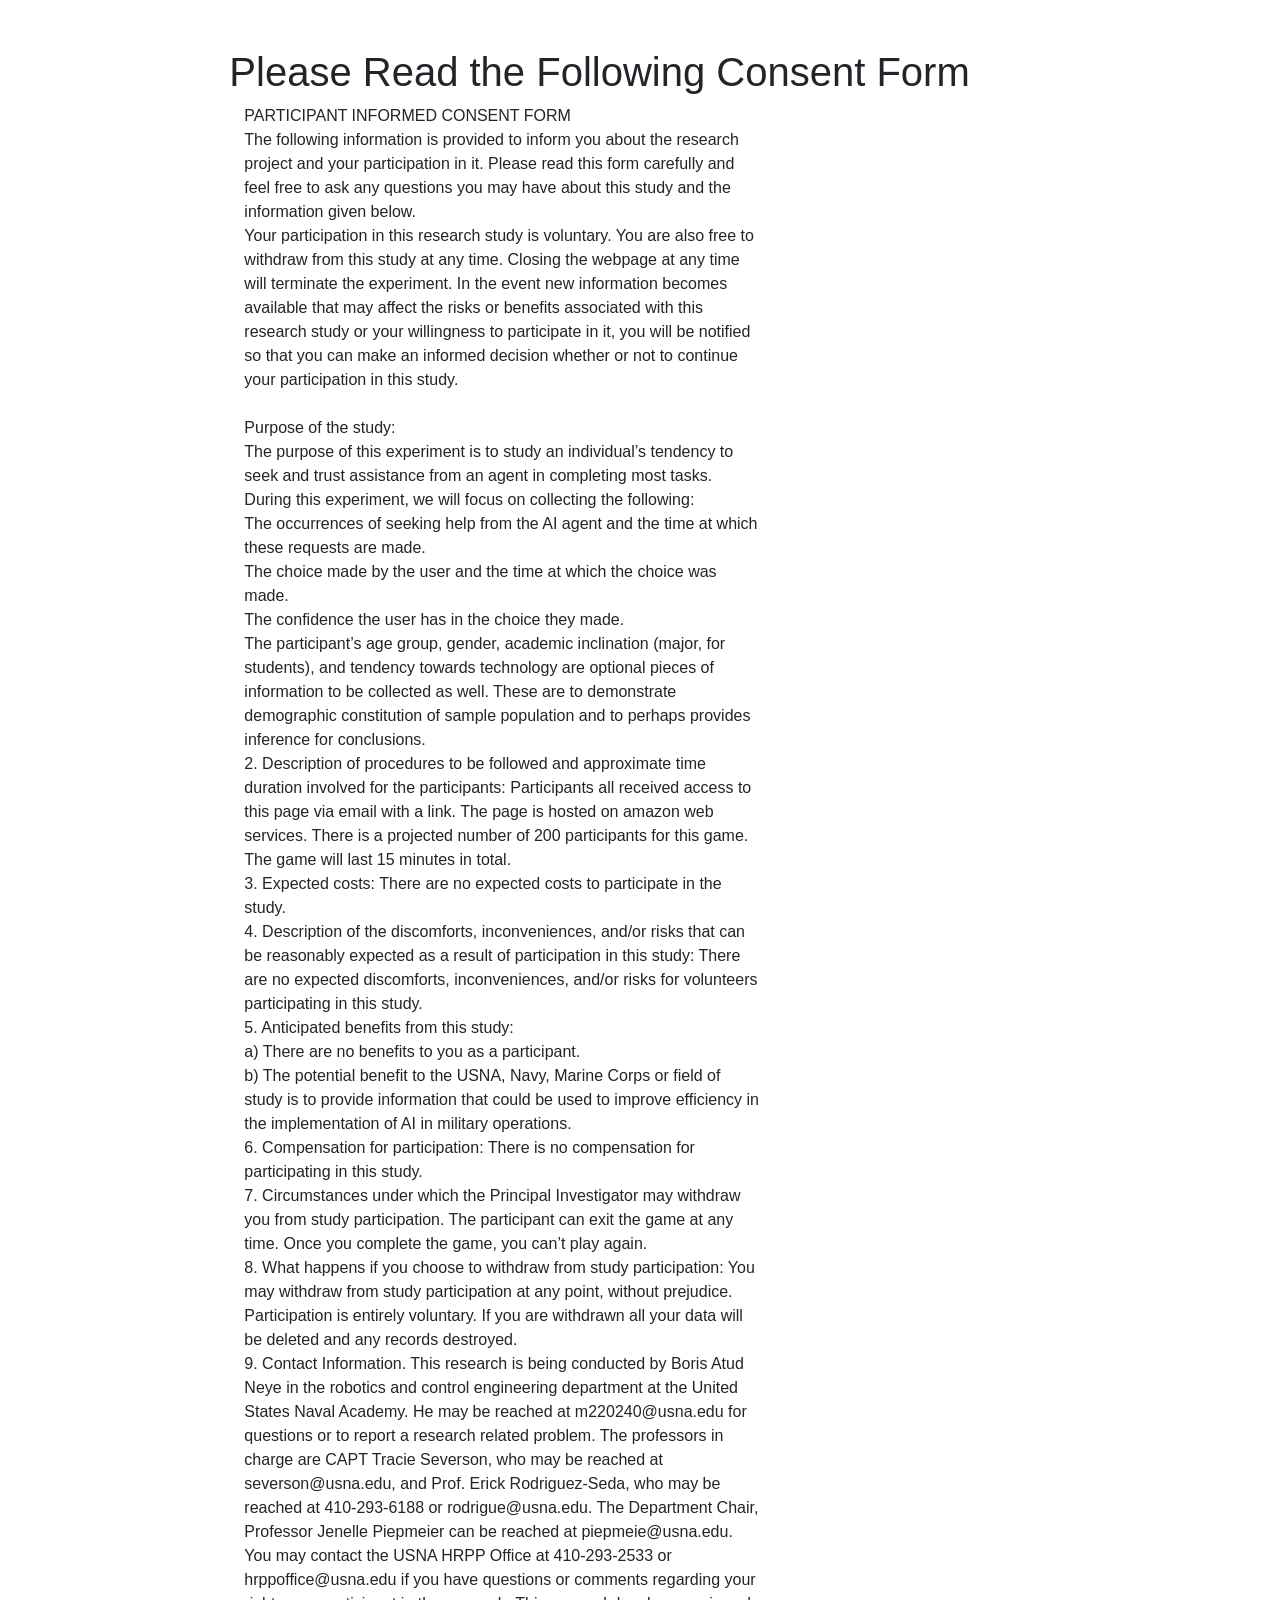
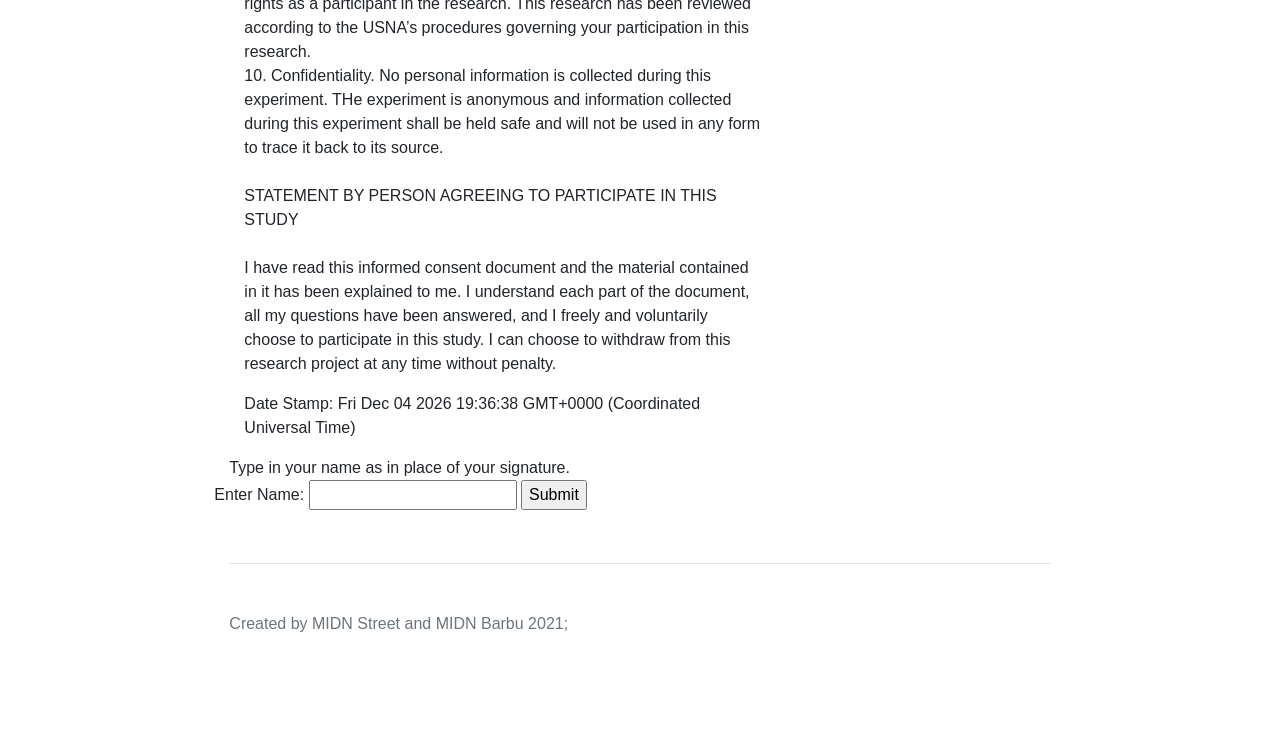
<file: starter-template/index.html>
<!doctype html>
<html lang="en">
  <head>
    <meta charset="utf-8">
    <meta name="viewport" content="width=device-width, initial-scale=1">

    <title>Consent Form</title>

<link rel="stylesheet" href="https://stackpath.bootstrapcdn.com/bootstrap/4.3.1/css/bootstrap.min.css" integrity="sha384-ggOyR0iXCbMQv3Xipma34MD+dH/1fQ784/j6cY/iJTQUOhcWr7x9JvoRxT2MZw1T" crossorigin="anonymous">
  </head>
  <body>

<div class="col-lg-8 mx-auto p-3 py-md-5">


  <main>
    <h1>Please Read the Following Consent Form</h1>
    <p class="fs-5 col-md-8">

PARTICIPANT INFORMED CONSENT FORM<br>

The following information is provided to inform you about the research project and your participation in it. Please read this form carefully and feel free to ask any questions you may have about this study and the information given below.<br>

Your participation in this research study is voluntary. You are also free to withdraw from this study at any time. Closing the webpage at any time will terminate the experiment. In the event new information becomes available that may affect the risks or benefits associated with this research study or your willingness to participate in it, you will be notified so that you can make an informed decision whether or not to continue your participation in this study.
<br><br>
Purpose of the study:<br>
The purpose of this experiment is to study an individual’s tendency to seek and trust assistance from an agent in completing most tasks. During this experiment, we will focus on collecting the following:
<br>The occurrences of seeking help from the AI agent and the time at which these requests are made.
<br>The choice made by the user and the time at which the choice was made.
<br>The confidence the user has in the choice they made.
<br>The participant’s age group, gender, academic inclination (major, for students), and tendency towards technology are optional pieces of information to be collected as well. These are to demonstrate demographic constitution of sample population and to perhaps provides inference for conclusions.
<br>
2.    Description of procedures to be followed and approximate time duration involved for the participants:
Participants all received access to this page via email with a link. The page is  hosted on amazon web services. There is a projected number of 200 participants for this game. The game will last 15 minutes in total.
<br>
3.    Expected costs:
There are no expected costs to participate in the study.
<br>

4.    Description of the discomforts, inconveniences, and/or risks that can be reasonably expected as a result of participation in this study:
	There are no expected discomforts, inconveniences, and/or risks for volunteers participating in this study.
<br>
5.    Anticipated benefits from this study:
<br>a)   There are no benefits to you as a participant.

<br>b)   The potential benefit to the USNA, Navy, Marine Corps or field of study is to provide information that could be used to improve efficiency in the implementation of AI in military operations.

<br>6.    Compensation for participation:
There is no compensation for participating in this study.

<br>7.    Circumstances under which the Principal Investigator may withdraw you from study participation.
The participant can exit the game at any time. Once you complete the game, you can’t play again.


<br>8.    What happens if you choose to withdraw from study participation:
You may withdraw from study participation at any point, without prejudice. Participation is entirely voluntary. If you are withdrawn all your data will be deleted and any records destroyed.

<br>9.    Contact Information.
This research is being conducted by Boris Atud Neye in the robotics and control engineering department at the United States Naval Academy. He may be reached at m220240@usna.edu for questions or to report a research related problem. The professors in charge are CAPT Tracie Severson, who may be reached at severson@usna.edu, and Prof. Erick Rodriguez-Seda, who may be reached at 410-293-6188 or rodrigue@usna.edu. The Department Chair, Professor Jenelle Piepmeier can be reached at piepmeie@usna.edu.  You may contact the USNA HRPP Office at 410-293-2533 or hrppoffice@usna.edu if you have questions or comments regarding your rights as a participant in the research. This research has been reviewed according to the USNA’s procedures governing your participation in this research.

<br>10.  Confidentiality.
No personal information is collected during this experiment. THe experiment is anonymous and information collected during this experiment shall be held safe and will not be used in any form to trace it back to its source.
<br><br>
STATEMENT BY PERSON AGREEING TO PARTICIPATE IN THIS STUDY<br><br>
I have read this informed consent document and the material contained in it has been explained to me. I understand each part of the document, all my questions have been answered, and I freely and voluntarily choose to participate in this study.   I can choose to withdraw from this research project at any time without penalty.
<br>
</p>
  <p class="fs-5 col-md-8" id="date">
</p> <script> document.getElementById("date").innerHTML = "Date Stamp: "+Date();
</script>

Type in your name as in place of your signature.

<div class="row">
<form method="post" onsubmit="return redirect()">
<label for="name">Enter Name:</label>
<input type="text" required />
<input type="submit" value="Submit" />
</form>
</div>

<script>
function redirect() {
window.open("information.html");
}
</script>
  </main>
  <footer class="pt-5 my-5 text-muted border-top">
  Created by MIDN Street and MIDN Barbu 2021;
  </footer>
</div>
  </body>
</html>
</file>
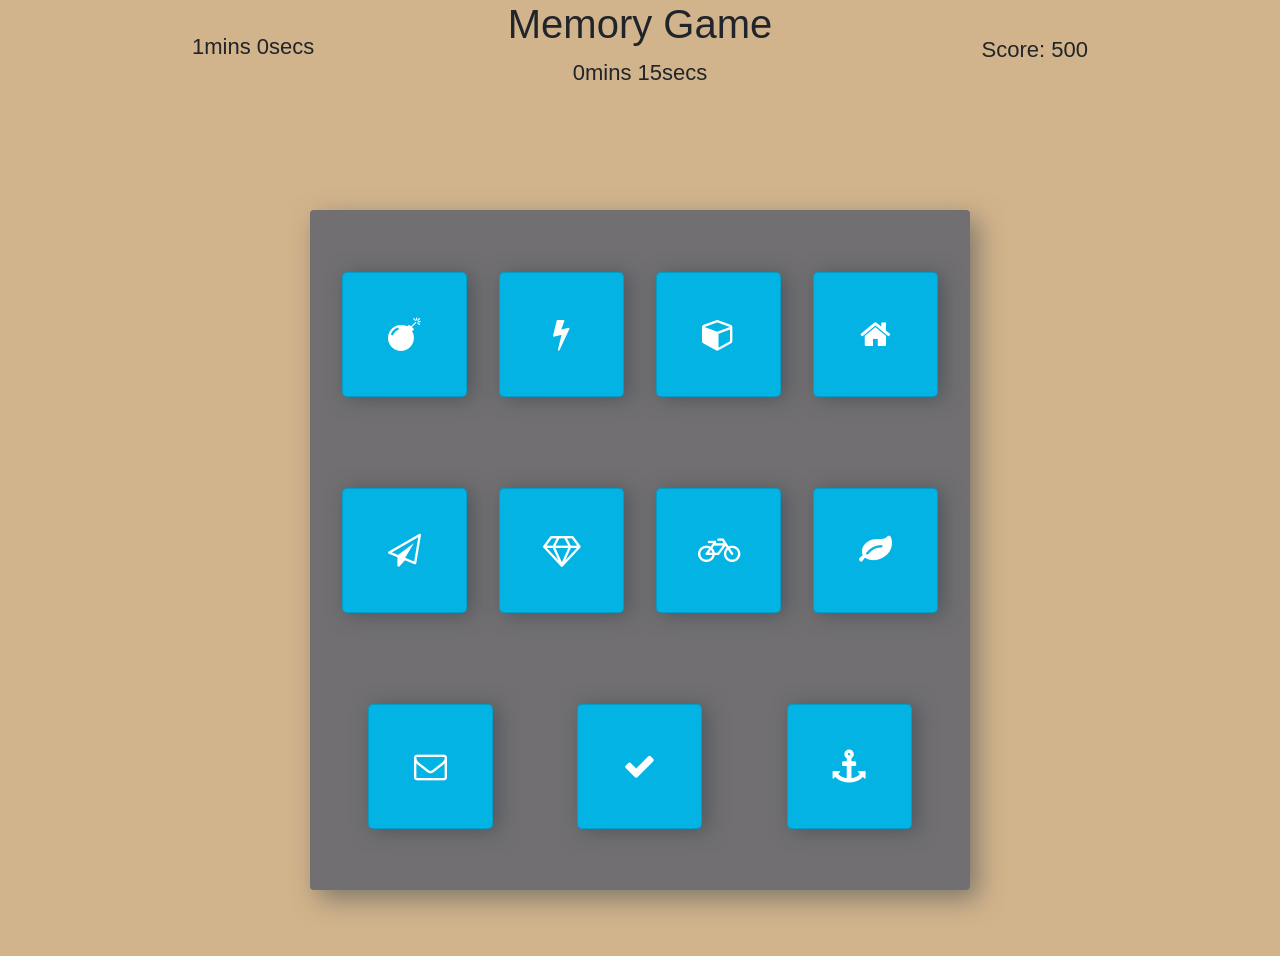
<file: starter-template/game.html>
<!doctype html>
<html lang="en">
<head>
    <meta charset="utf-8">
    <title>Memory Game</title>
    <meta name="description" content="">
    <meta name="viewport" content="width=device-width, initial-scale=1">
<link rel="stylesheet" href="https://stackpath.bootstrapcdn.com/bootstrap/4.3.1/css/bootstrap.min.css" integrity="sha384-ggOyR0iXCbMQv3Xipma34MD+dH/1fQ784/j6cY/iJTQUOhcWr7x9JvoRxT2MZw1T" crossorigin="anonymous">
<link rel="stylesheet prefetch" href="https://maxcdn.bootstrapcdn.com/font-awesome/4.6.1/css/font-awesome.min.css">
    <link rel="stylesheet" href="css/app.css">
</head>
<body style="background-color:Tan;">

    <div class="container">
        <header>
            <h1>Memory Game</h1>
        </header>
        <section class="score-panel">
          <div id="over"><div class="overall"><SPAN id='timeover'></SPAN></div></div>
            <div class="timer">
            </div>
            <div id="scoreprint">
              <br />Score: <SPAN id='score'></SPAN>
            </div>
            <div class="restart">

            <ul class ="answer "id="answer">Answer:
              <li class="card-answer" type="diamond1">
                <i id ="ans" class="ex"></i>
              </li>
              <div id="AII">
                <div class="card-AI" type="plane" onclick="showAI()"> AI:<i class="fa fa-paper-plane-o"></i>
              </div>
        	</div>
          </div>
        </section>

        <ul class="deck" id="card-deck">
            <li class="card" type="diamond">
                <i class="fa fa-diamond"></i>
            </li>
            <li class="card" type="check">
            <i class="fa fa-check"></i>
            <li>
              <li class="card" type="envelope">
              <i class="fa fa-envelope-o"></i>
            </li>
            <li class="card" type="home">
              <i class="fa fa-home"></i>
            </li>
            <li class="card" type="plane">
                <i class="fa fa-paper-plane-o"></i>
            </li>
            <li class="card match" type="anchor">
                <i class="fa fa-anchor"></i>
            </li>
            <li class="card" type="bolt" >
                <i class="fa fa-bolt"></i>
            </li>
            <li class="card" type="leaf">
                <i class="fa fa-leaf"></i>
            </li>
            <li class="card" type="bicycle">
                <i class="fa fa-bicycle"></i>
            </li>
            <li class="card" type="bomb">
                <i class="fa fa-bomb"></i>
            </li>
            <li class="card" type="cube">
                <i class="fa fa-cube"></i>
            </li>
        </ul>

        <div id='shape' style="width:150px;height:50px;border:1px solid#000;background-color:blue;visibility:hidden;"></div>
        <div id="popup1" class="overlay">
            <div class="popup">
                <div class="content-2">
                  <p> How much do you trust AI?<br>
                    <input type="radio" id="lowtrust" name="fav_language" value="low">
                    <label for="html">low</label>
                    <input type="radio"  checked id="medtrust" name="fav_language" value="medium">
                    <label for="css">medium</label>
                    <input type="radio" id="hightrust" name="fav_language" value="high">
                    <label for="javascript">high</label>
                </div>
                <p>If you have not used the AI help this round, try it and see how useful it is!<br>
                <button id="play-again"onclick="playAgain()">
                    Play again</a>
                </button>
            </div>
        </div>

    </div>
    <script src="js/app.js"></script>
</body>
</html>
</file>
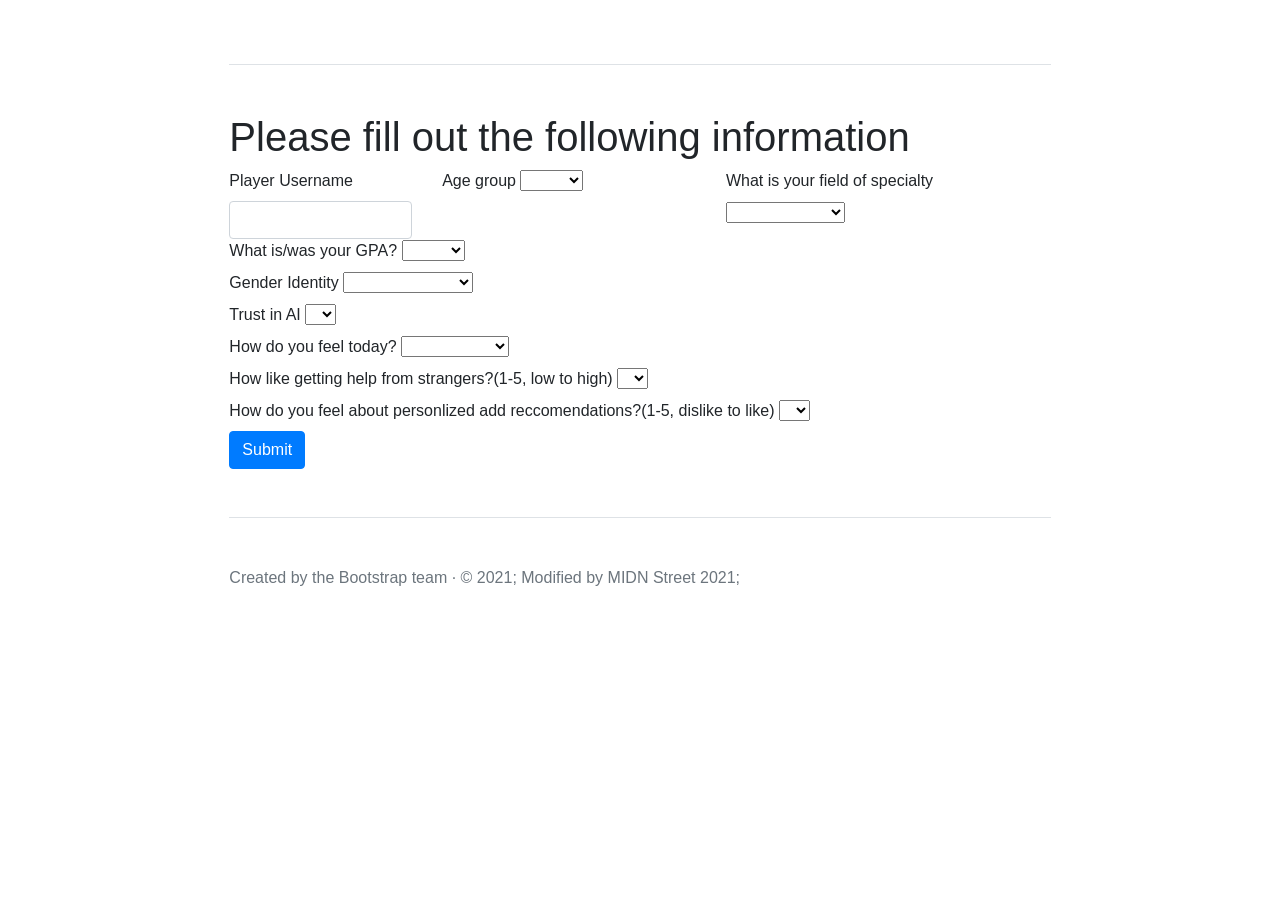
<file: starter-template/information.html>
<!doctype html>
<html lang="en">
  <head>
    <meta charset="utf-8">
    <meta name="viewport" content="width=device-width, initial-scale=1">
    <meta name="description" content="">
    <meta name="author" content="Mark Otto, Jacob Thornton, and Bootstrap contributors">
    <meta name="generator" content="Hugo 0.88.1">
    <title>Starter Template · Bootstrap v5.1</title>

    <link rel="stylesheet" href="https://stackpath.bootstrapcdn.com/bootstrap/4.3.1/css/bootstrap.min.css" integrity="sha384-ggOyR0iXCbMQv3Xipma34MD+dH/1fQ784/j6cY/iJTQUOhcWr7x9JvoRxT2MZw1T" crossorigin="anonymous">


    <!-- Bootstrap core CSS -->


    <style>
      .bd-placeholder-img {
        font-size: 1.125rem;
        text-anchor: middle;
        -webkit-user-select: none;
        -moz-user-select: none;
        user-select: none;
      }

      @media (min-width: 768px) {
        .bd-placeholder-img-lg {
          font-size: 3.5rem;
        }
      }
    </style>


    <!-- Custom styles for this template -->
    <link href="starter-template.css" rel="stylesheet">
  </head>
  <body>

<div class="col-lg-8 mx-auto p-3 py-md-5">
  <header class="d-flex align-items-center pb-3 mb-5 border-bottom">

  </header>

  <main>
    <h1>Please fill out the following information</h1>

    <form class="row g-3" required>
      <div class="col-md-3">
        <label for="inputEmail4" class="form-label">Player Username</label>
        <input type="email" class="form-control" id="inputEmail4">
      </div>
      <div class="col-md-4">
        <label for="inputState" class="form-label">Age group</label>
        <select id="age" required class="form-select">
          <option value="">  </option>
          <option>0-14</option>
          <option> 15-20</option>
          <option>21-25</option>
          <option>26-30</option>
          <option>30++</option>
        </select>
      </div>
      <div class="col-md-5">
        <label for="inputState" class="form-label">What is your field of specialty</label>
        <select id="field" required class="form-select">
          <option value="">  </option>
          <option>Humanities</option>
          <option> Science/Math</option>
          <option>Engineering</option>
          <option>Other</option>
        </select>
      </div>
      <div class="col-md-6">
        <label for="inputState" class="form-label">What is/was your GPA?</label>
        <select id="qpr" required class="form-select">
          <option value="">  </option>
          <option>2-2.5</option>
          <option> 2.5-3</option>
          <option>3-3.5</option>
          <option>3.5++</option>
        </select>
      </div>
      <div class="col-md-7">
        <label for="inputState" class="form-label">Gender Identity</label>
        <select id="gender" required class="form-select">
          <option value="">  </option>
          <option>Male</option>
          <option>Female</option>
          <option>Non binary</option>
          <option>Other</option>
          <option>Refuse to state</option>
        </select>
      </div>
      <div class="col-md-8">
        <label for="inputState" class="form-label">Trust in AI</label>
        <select id="trust" required class="form-select">
          <option value="">  </option>
          <option>1</option>
          <option>2</option>
          <option>3</option>
          <option>4</option>
          <option>5</option>
        </select>
      </div>
      <div class="col-md-9">
        <label for="inputState" class="form-label">How do you feel today?</label>
        <select id="feel" required class="form-select">
          <option value="">  </option>
          <option>sad</option>
          <option>neutral</option>
          <option>very excited</option>
        </select>
      </div>
      <div class="col-md-9">
        <label for="inputState" class="form-label">How like getting help from strangers?(1-5, low to high)</label>
        <select id="feel" required class="form-select">
          <option value="">  </option>
          <option>1</option>
          <option>2</option>
          <option>3</option>
          <option>4</option>
          <option>5</option>
        </select>
      </div>
      <div class="col-md-9">
        <label for="inputState" class="form-label">How do you feel about personlized add reccomendations?(1-5, dislike to like)</label>
        <select required>
          <option value="">  </option>
          <option value="1">1</option>
          <option value="2">2</option>
          <option value="3">3</option>
          <option value="4">4</option>
          <option value="5">5</option>
        </select>
      </div>
      <div class="col-12">
        <button type="submit" class="btn btn-primary" onclick="redirect()">Submit</button>
      </div>
 </form>
    <script>
    function redirect() {
      location.replace("ins.html")
    }
    </script>
  </main>
  <footer class="pt-5 my-5 text-muted border-top">
    Created by the Bootstrap team &middot; &copy; 2021; Modified by MIDN Street 2021;
  </footer>
</div>
  </body>
</html>
</file>
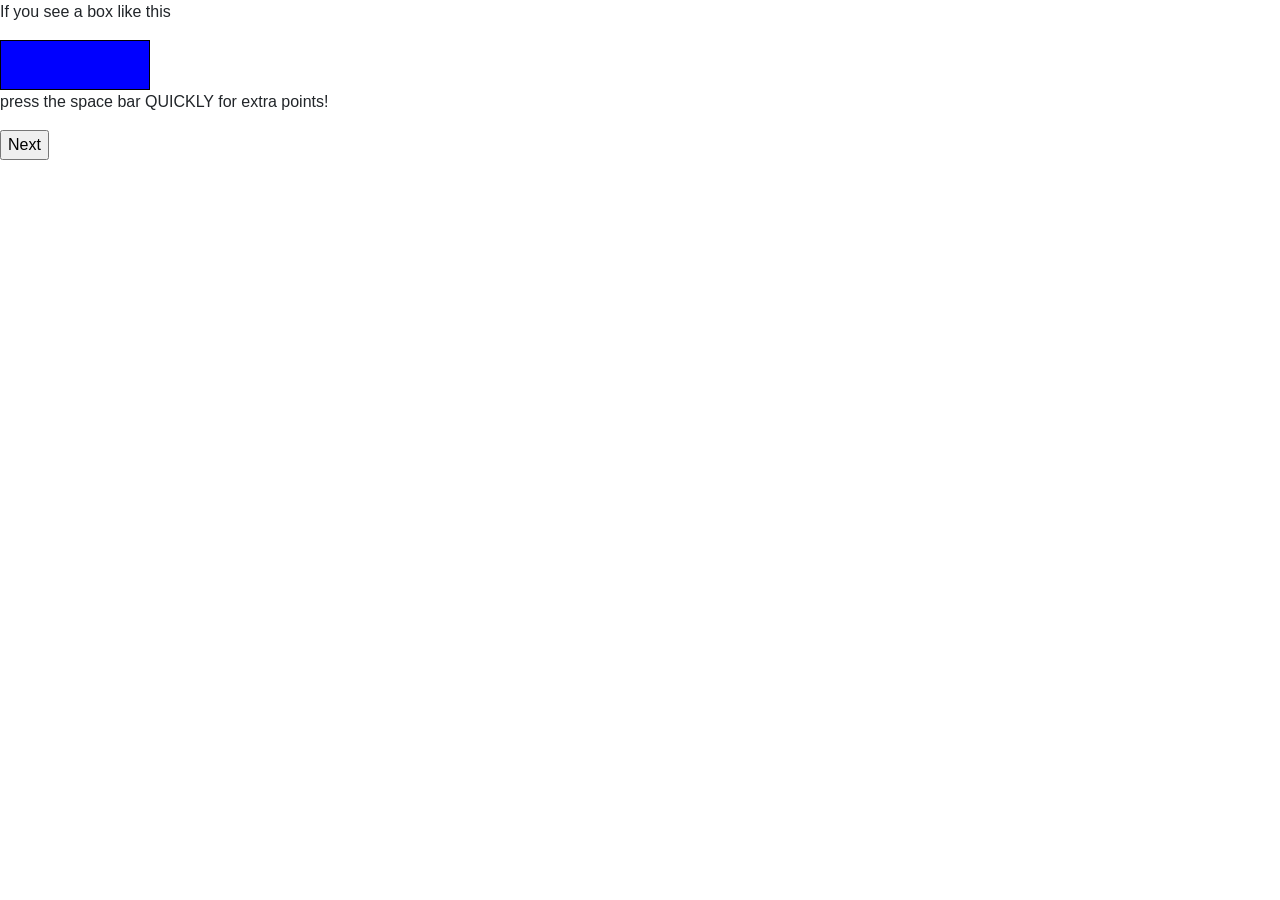
<file: starter-template/insss.html>
<!doctype html>
<html lang="en">
  <head>
    <meta charset="utf-8">
    <meta name="viewport" content="width=device-width, initial-scale=1">
    <meta name="description" content="">
    <title>Instructions</title>

    <link rel="stylesheet" href="https://stackpath.bootstrapcdn.com/bootstrap/4.3.1/css/bootstrap.min.css" integrity="sha384-ggOyR0iXCbMQv3Xipma34MD+dH/1fQ784/j6cY/iJTQUOhcWr7x9JvoRxT2MZw1T" crossorigin="anonymous">

<body>
<p> If you see a box like this <p>
  <div id='shape' style="width:150px;height:50px;border:1px solid#000;background-color:blue;"></div>
<p> press the space bar QUICKLY for extra points!</p>
<form method="POST" action="game.html">
       <input type="submit" value="Next"/>
     </form>
</script>
</body>
</html>
</file>
<file: starter-template/css/app.css>
html {
	box-sizing: border-box;
}

*,
*::before,
*::after {
	box-sizing: inherit;
}

html,
body {
	width: 100%;
	height: 100%;
	margin: 0;
	padding: 0;
}

#scoreprint{
    position: absolute;
    top: 0px;
    right: 15%;
}
#over{
    position: absolute;
    top: 30px;
    left: 15%;
}

#AII{
    position: absolute;
    top: 50%;
    left: 15%;
}

#shape{
    position: absolute;
    top: 60%;
    left: 15%;
}

body {
	background: #ffffff;
	font-size: 16px;
}

.container {
	display: flex;
	justify-content: center;
	align-items: center;
	flex-direction: column;
}

/*
 * Styles for the deck of cards
 */


.deck {
	width: 85%;
	background: #716F71;
	padding: 1rem;
	border-radius: 4px;
	box-shadow: 8px 9px 26px 0 rgba(46, 61, 73, 0.5);
	display: flex;
	flex-wrap: wrap;
	justify-content: space-around;
	align-items: center;
	margin: 0 0 3em;
}
.deck .card {
	height: 3.7rem;
	width: 3.7rem;
	margin: 0.2rem 0.2rem;
	background: #141214;;
	font-size: 0;
	color: #ffffff;
	border-radius: 5px;
	cursor: pointer;
	display: flex;
	justify-content: center;
	align-items: center;
	box-shadow: 5px 2px 20px 0 rgba(46, 61, 73, 0.5);
}
.answer .card-answer {
	display: flex;
	flex-wrap: wrap;
	height: 3.7rem;
	width: 3.7rem;
	margin: 0.2rem 0.2rem;
	background: #141214;;
	font-size: 0;
	color: #ffffff;
	border-radius: 5px;
	cursor: pointer;
	display: flex;
	justify-content: center;
	align-items: center;
	box-shadow: 5px 2px 20px 0 rgba(46, 61, 73, 0.5);
	font-size: 33px;
}

.deck .card.open {
	transform: rotateY(0);
	background: #02b3e4;
	cursor: default;
	animation-name: flipInY;
	-webkit-backface-visibility: visible !important;
	backface-visibility: visible !important;
	animation-duration: .75s;
}

.deck .card.show {
	font-size: 33px;
}
.deck .card.show1 {
	background: red;
}

.deck .card.match {
}

.deck .card.unmatched {

}

.deck .card.disabled {
	pointer-events: none;
	opacity: 0.9;
}


/*
 * Styles for the Score Panel
 */


.score-panel {
	text-align: left;
	margin-bottom: 10px;
}

.score-panel .stars {
	margin: 0;
	padding: 0;
	display: inline-block;
	margin: 0 5px 0 0;
}

.score-panel .stars li {
	list-style: none;
	display: inline-block;
}

.fa-star {
	color: #FFD700;
}

.timer {
	display: inline-block;
	margin: 0 1rem;
}


/*
 * Styles for congratulations modal
 */


.overlay {
	position: fixed;
	top: 0;
	bottom: 0;
	left: 0;
	right: 0;
	background: rgba(0, 0, 0, 0.7);
	transition: opacity 500ms;
	visibility: hidden;
	opacity: 0;
}

.overlay:target {
	visibility: visible;
	opacity: 1;
}

.popup {
	margin: 70px auto;
	padding: 20px;
	background: #ffffff;
	border-radius: 5px;
	width: 85%;
	position: relative;
	transition: all 5s ease-in-out;

}

.popup h2 {
	margin-top: 0;
	color: #333;
	font-family: Tahoma, Arial, sans-serif;
}

.popup .close {
	position: absolute;
	top: 20px;
	right: 30px;
	transition: all 200ms;
	font-size: 30px;
	font-weight: bold;
	text-decoration: none;
	color: #333;
}

.popup .close:hover {
	color: #E5F720;
}

.popup .content-1,
.content-2 {
	max-height: 30%;
	overflow: auto;
	text-align: center;
}

.show {
	visibility: visible !important;
	opacity: 100 !important;
}

#starRating li {
	display: inline-block;
}

#play-again {
	background-color: #141214;
	padding: 0.7rem 1rem;
	font-size: 1.1rem;
	display: block;
	margin: 0 auto;
	width: 50%;

	color: #ffffff;
	border-radius: 5px;
}

/* animations */
@keyframes flipInY {
	from {
		transform: perspective(400px) rotate3d(0, 1, 0, 90deg);
		animation-timing-function: ease-in;
		opacity: 0;
	}

	40% {
		transform: perspective(400px) rotate3d(0, 1, 0, -20deg);
		animation-timing-function: ease-in;
	}

	60% {
		transform: perspective(400px) rotate3d(0, 1, 0, 10deg);
		opacity: 1;
	}

	80% {
		transform: perspective(400px) rotate3d(0, 1, 0, -5deg);
	}

	to {
		transform: perspective(400px);
	}
}

@keyframes rubberBand {
	from {
		transform: scale3d(1, 1, 1);
	}

	30% {
		transform: scale3d(1.25, 0.75, 1);
	}

	40% {
		transform: scale3d(0.75, 1.25, 1);
	}

	50% {
		transform: scale3d(1.15, 0.85, 1);
	}

	65% {
		transform: scale3d(.95, 1.05, 1);
	}

	75% {
		transform: scale3d(1.05, .95, 1);
	}

	to {
		transform: scale3d(1, 1, 1);
	}
}

@keyframes pulse {
	from {
		transform: scale3d(1, 1, 1);
	}

	50% {
		transform: scale3d(1.2, 1.2, 1.2);
	}

	to {
		transform: scale3d(1, 1, 1);
	}
}


/****** Media queries
***************************/


@media (max-width: 320px) {
	.deck {
		width: 85%;
	}

	.deck .card {
		height: 4.7rem;
		width: 4.7rem;
	}
}


/* For Tablets and larger screens
****************/

@media (min-width: 768px) {
	.container {
		font-size: 22px;
	}

	.deck {
		width: 660px;
		height: 680px;
	}

	.deck .card {
		height: 125px;
		width: 125px;
	}

	.popup {
		width: 60%;
	}
}
</file>
<file: starter-template/starter-template.css>
.icon-list {
  padding-left: 0;
  list-style: none;
}
.icon-list li {
  display: flex;
  align-items: flex-start;
  margin-bottom: .25rem;
}
.icon-list li::before {
  display: block;
  flex-shrink: 0;
  width: 1.5em;
  height: 1.5em;
  margin-right: .5rem;
  content: "";
  background: url("data:image/svg+xml,%3Csvg xmlns='http://www.w3.org/2000/svg' fill='%23212529' viewBox='0 0 16 16'%3E%3Cpath d='M8 0a8 8 0 1 1 0 16A8 8 0 0 1 8 0zM4.5 7.5a.5.5 0 0 0 0 1h5.793l-2.147 2.146a.5.5 0 0 0 .708.708l3-3a.5.5 0 0 0 0-.708l-3-3a.5.5 0 1 0-.708.708L10.293 7.5H4.5z'/%3E%3C/svg%3E") no-repeat center center / 100% auto;
}
</file>
